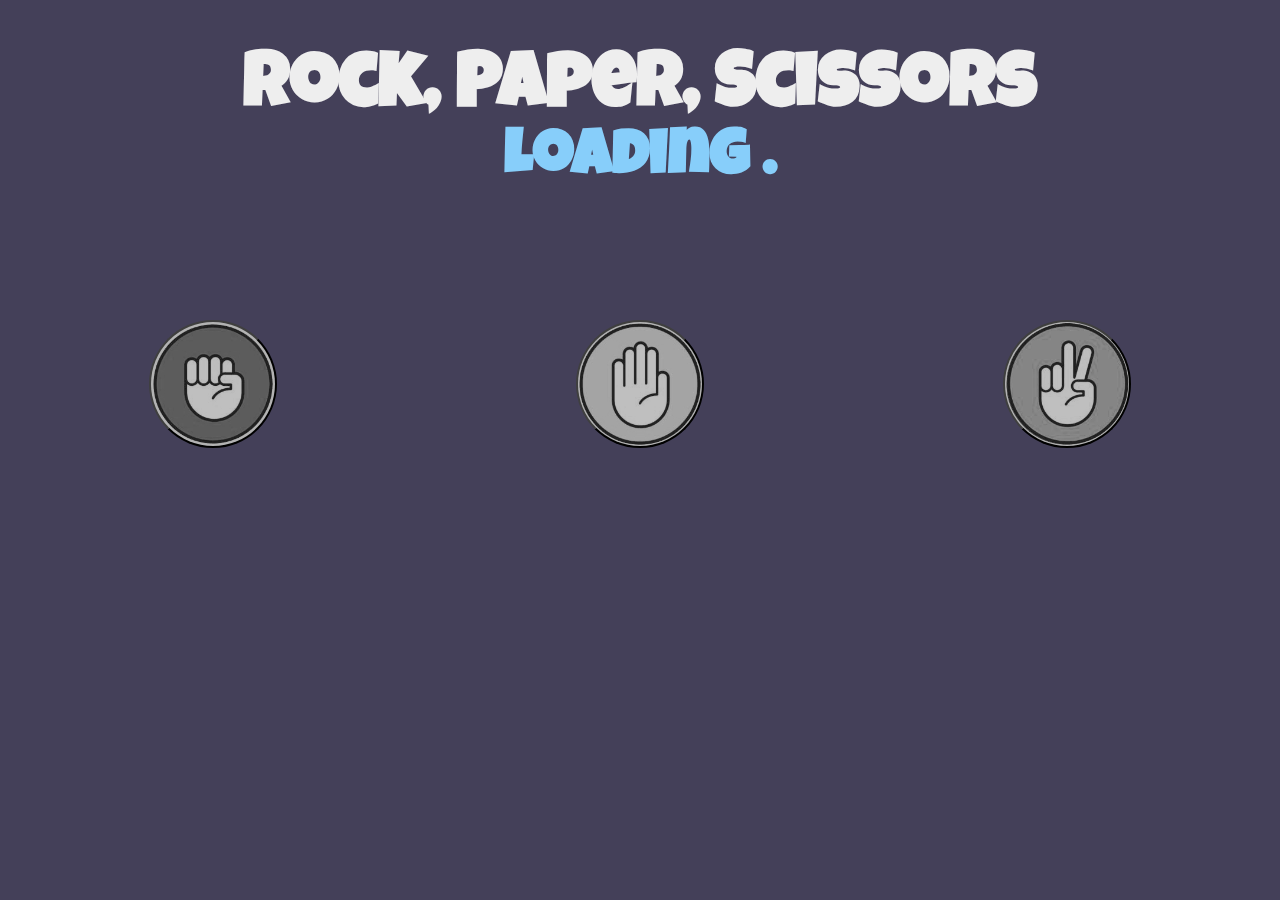
<file: index.html>
<!DOCTYPE html>
<html lang="en">
<head>
  <meta charset="UTF-8">
  <meta name="viewport" content="width=device-width, initial-scale=1.0">
  <meta http-equiv="X-UA-Compatible" content="ie=edge">
  <title>Rock, Paper, Scissors</title>
  <link href="https://fonts.googleapis.com/css?family=Luckiest+Guy&display=swap" rel="stylesheet"> 
  <link rel="stylesheet" href="styles.css">
</head>
<body>
  <h1>Rock, Paper, Scissors</h1>
  <h2 id="communicate">Loading .</h2>

  <div id="gamefield" class="hidden ">
    <div id="player1" class="player shake"></div>
    <div id="player2" class="player shake"></div>
    <div id="texts">
      <div id="lose" class="hidden"><h1>
        You lose
      </h1></div>
      <div id="win" class="hidden"><h1>
        You win
      </h1></div>
      <div id="draw" class="hidden"><h1>
        It's a draw
      </h1></div>
    </div>
  </div>

  <div id="buttons" class="disabled">
    <button class="rock"></button>
    <button class="paper"></button>
    <button class="scissors"></button>
  </div>
  <script src="script.js"></script>
</body>
</html>
</file>
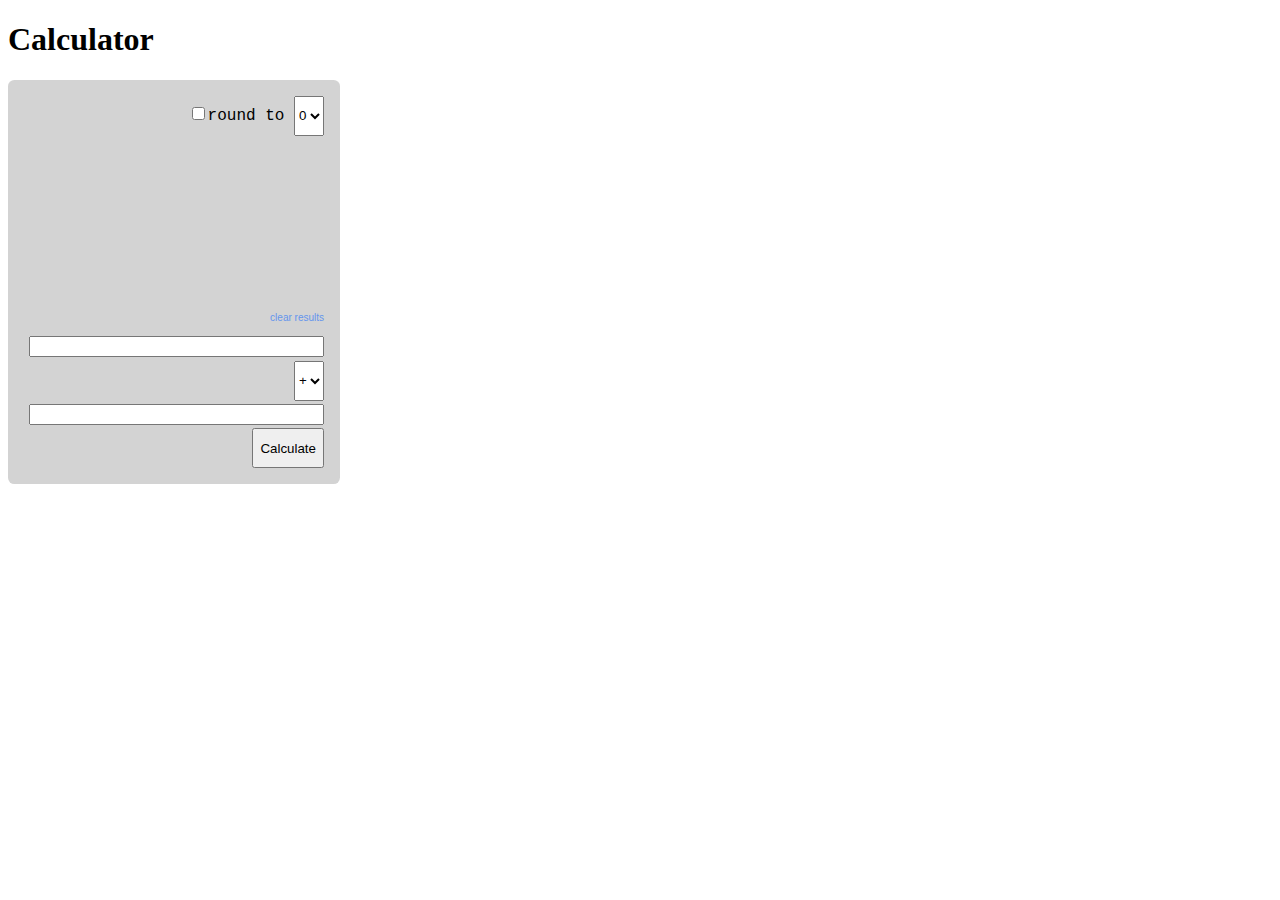
<file: calculator_files/index.html>
<!DOCTYPE html>
<html lang="en">
  <head>
    <meta charset="UTF-8" />
    <meta name="viewport" content="width=device-width, initial-scale=1.0" />
    <link rel="stylesheet" href="style.css" />
    <title>World's Worst Calculator</title>
  </head>
  <body>
    <h1>Calculator</h1>

    <div id="interface">
      <div id="rounding">
        <label><input type="checkbox" id="decimalss" />round to</label>
        <select id="decimals">
          <option value="0">0</option>
          <option value="1">1</option>
          <option value="2">2</option>
          <option value="3">3</option>
          <option value="4">4</option>
          <option value="5">5</option>
          <option value="6">6</option>
          <option value="7">7</option>
          <option value="8">8</option>
        </select>
      </div>
      <ul id="results">
        <!-- <li>0</li>
        <li>0</li>
        <li>0</li>
        <li>0</li> -->
      </ul>
      <p id="clear">clear results</p>

      <input type="text" name="firstnumber" id="firstnumber" />
      <select name="operator" id="operator">
        <option value="add">+</option>
        <option value="sub">-</option>
        <option value="mul">*</option>
        <option value="div">/</option>
      </select>
      <input type="text" name="secondnumber" id="secondnumber" />
      <button id="calculate">Calculate</button>
    </div>

    <script src="script.js"></script>
  </body>
</html>
</file>
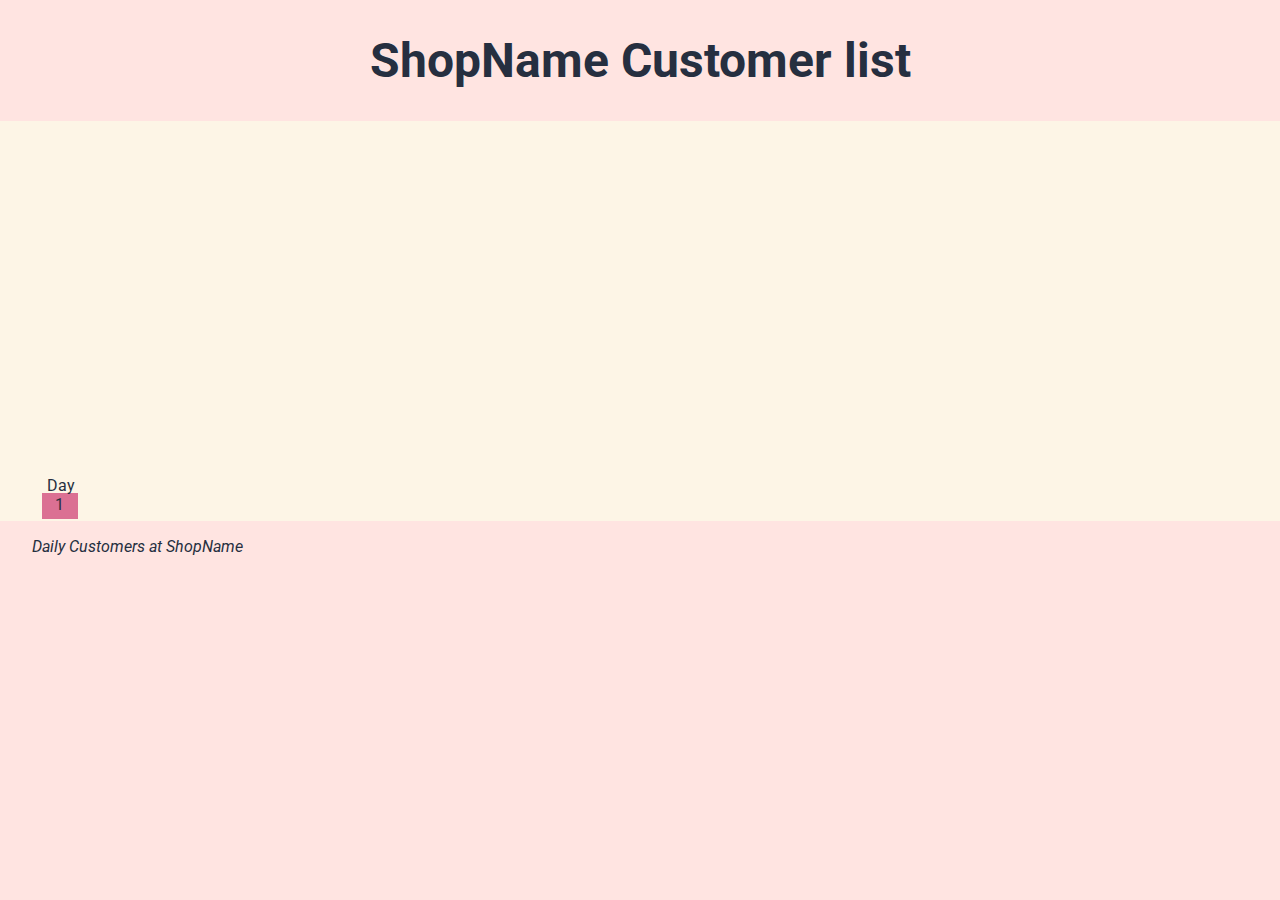
<file: ChartBar/index.html>
<!DOCTYPE html>
<html lang="en">
<head>
    <meta charset="UTF-8">
    <meta http-equiv="X-UA-Compatible" content="IE=edge">
    <meta name="viewport" content="width=device-width, initial-scale=1.0">
    <link href="style.css" rel="stylesheet">
    <title>Chart Bar</title>
    <link rel="preconnect" href="https://fonts.gstatic.com"> 
    <link href="https://fonts.googleapis.com/css2?family=Roboto:ital,wght@0,700;1,100&display=swap" rel="stylesheet">
</head>
<body>
    <main>
        <h1>ShopName Customer list</h1>
        <ul id="listOfDays">
        </ul>
        <em>Daily Customers at ShopName</em>
    </main>
    <script src="script.js"></script>
</body>
</html>
</file>
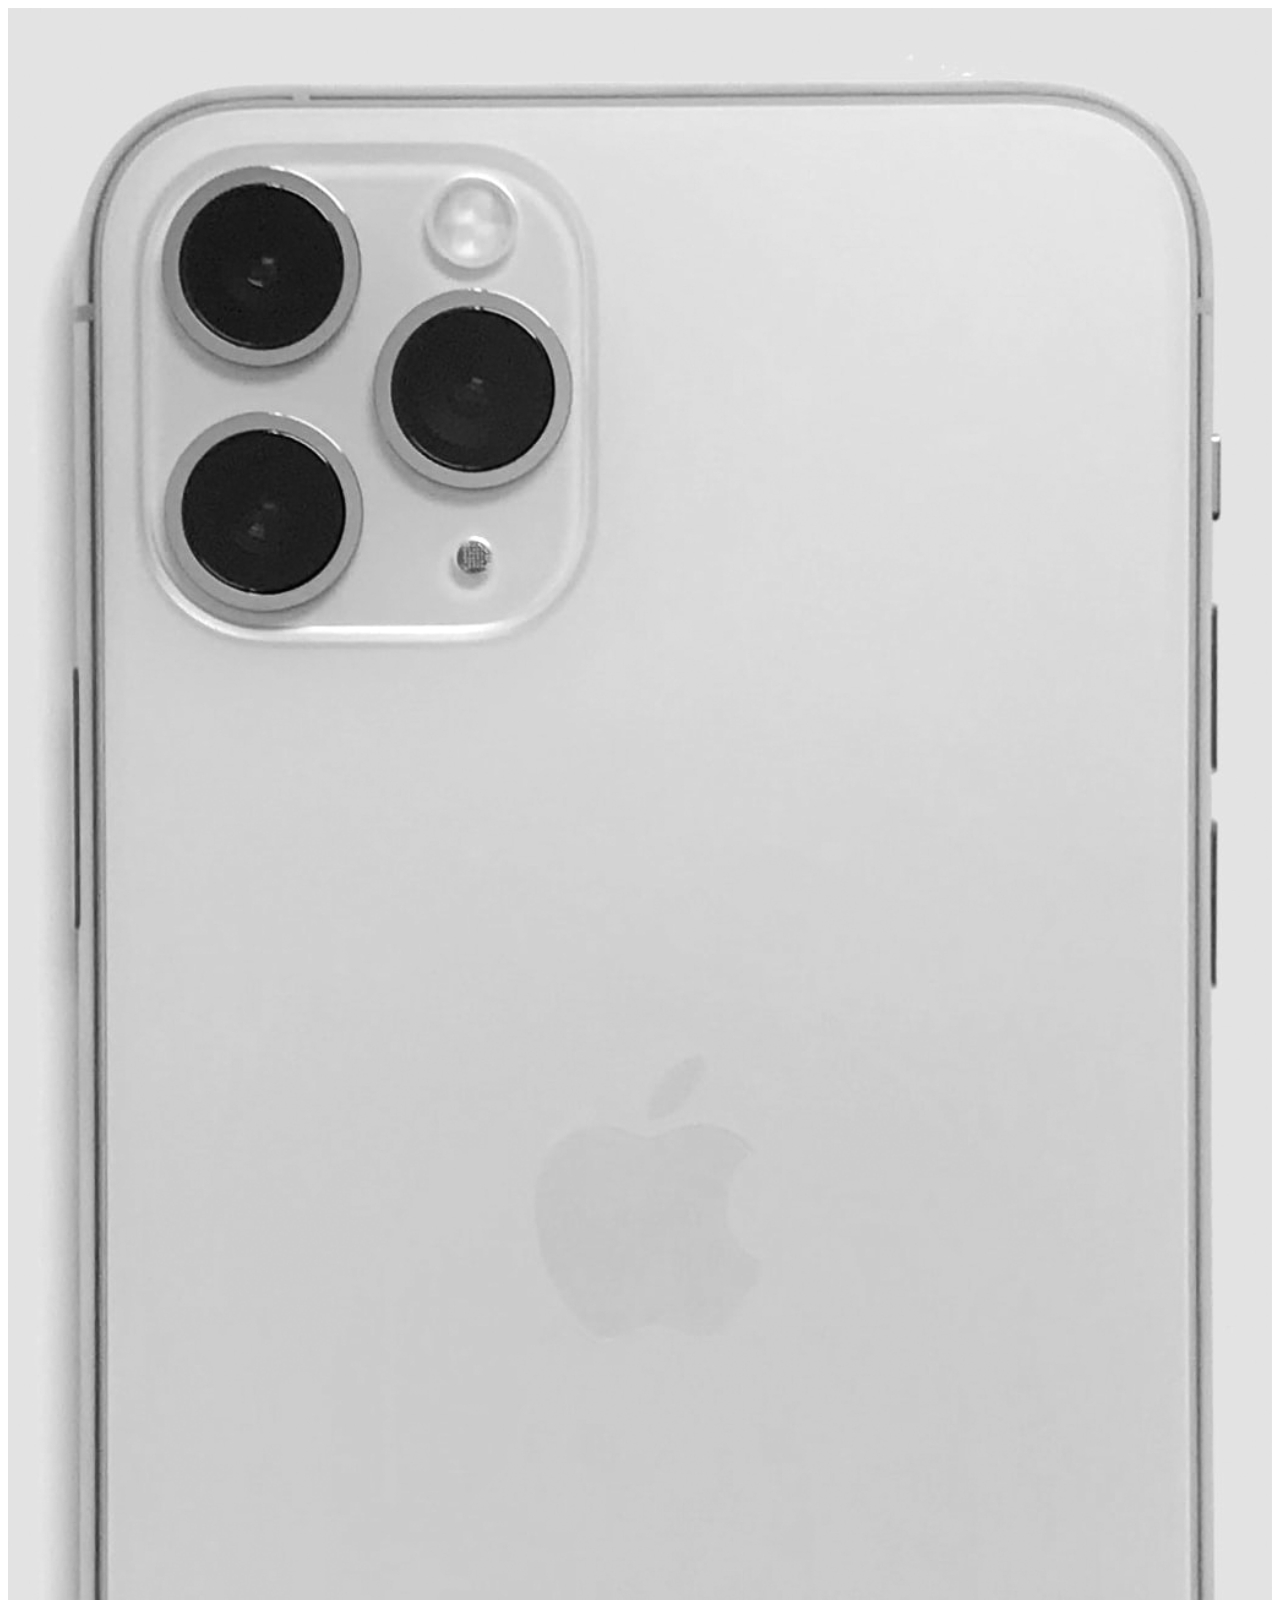
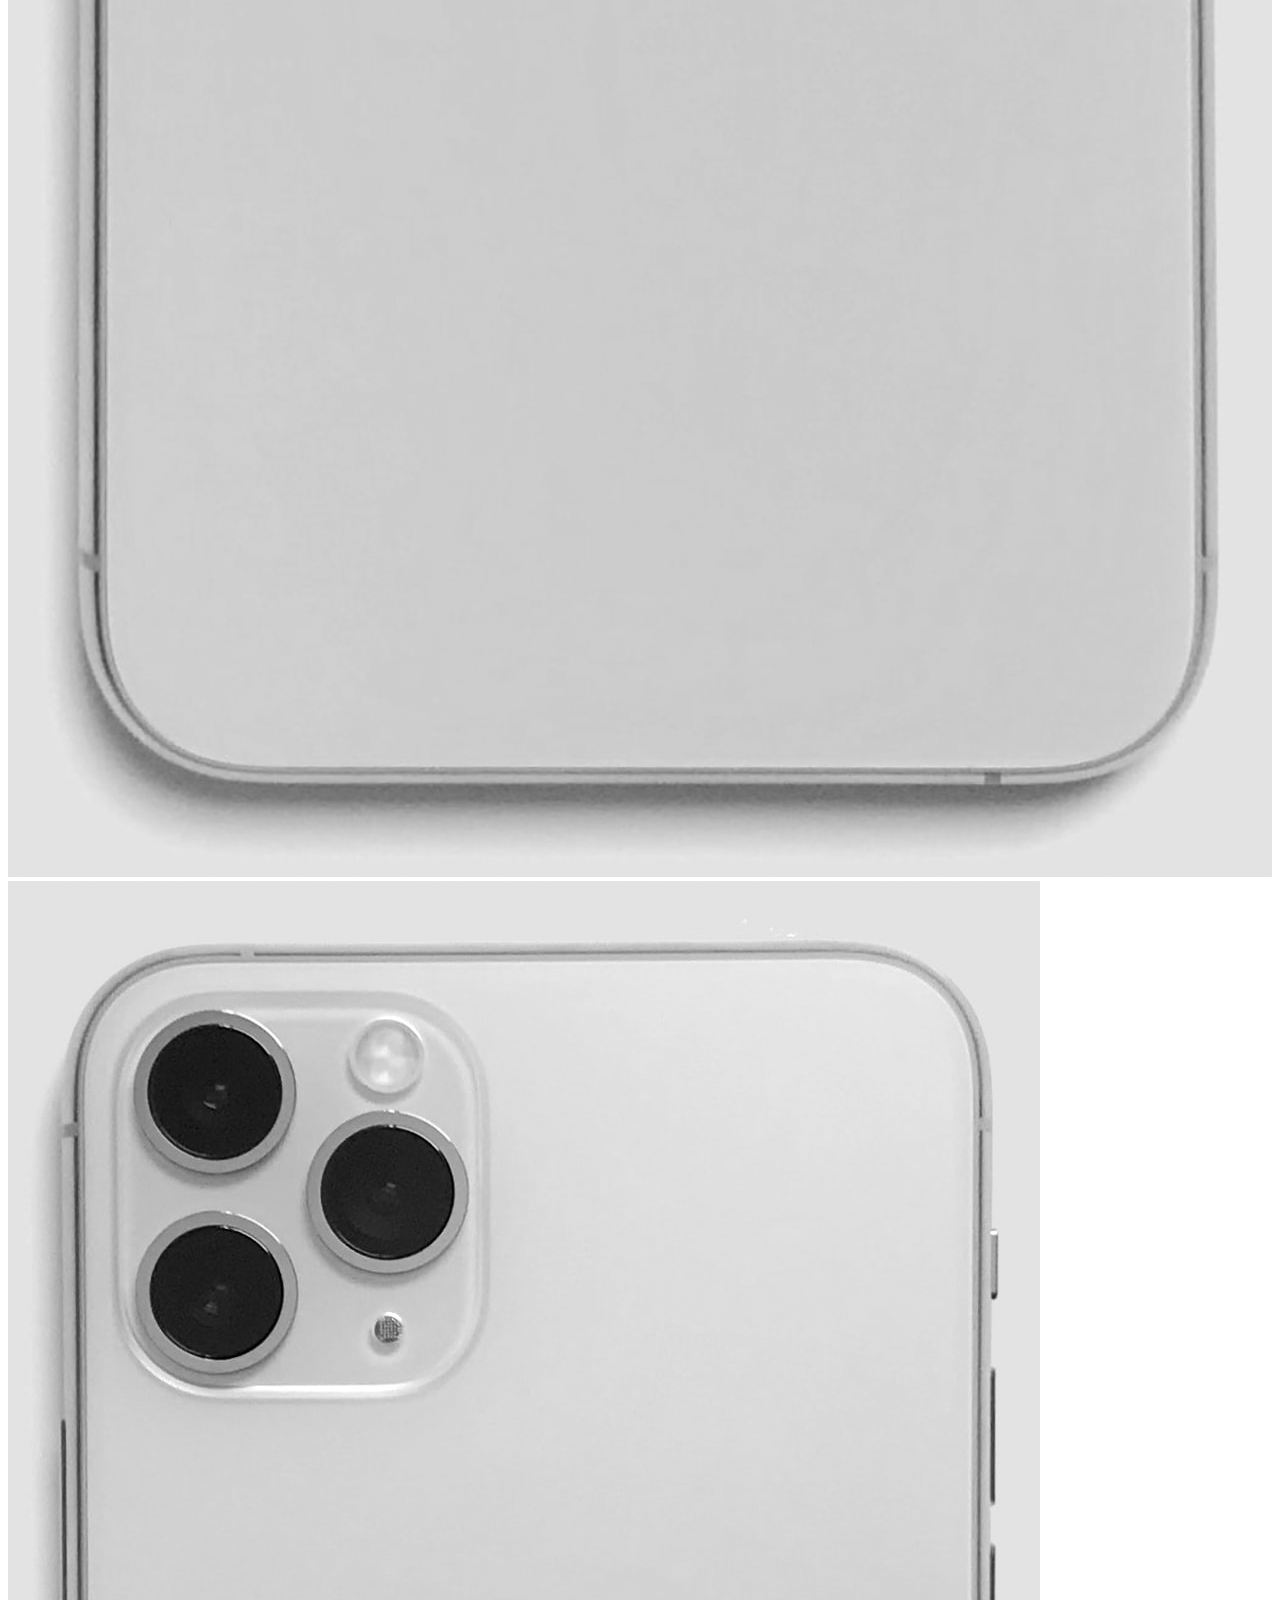
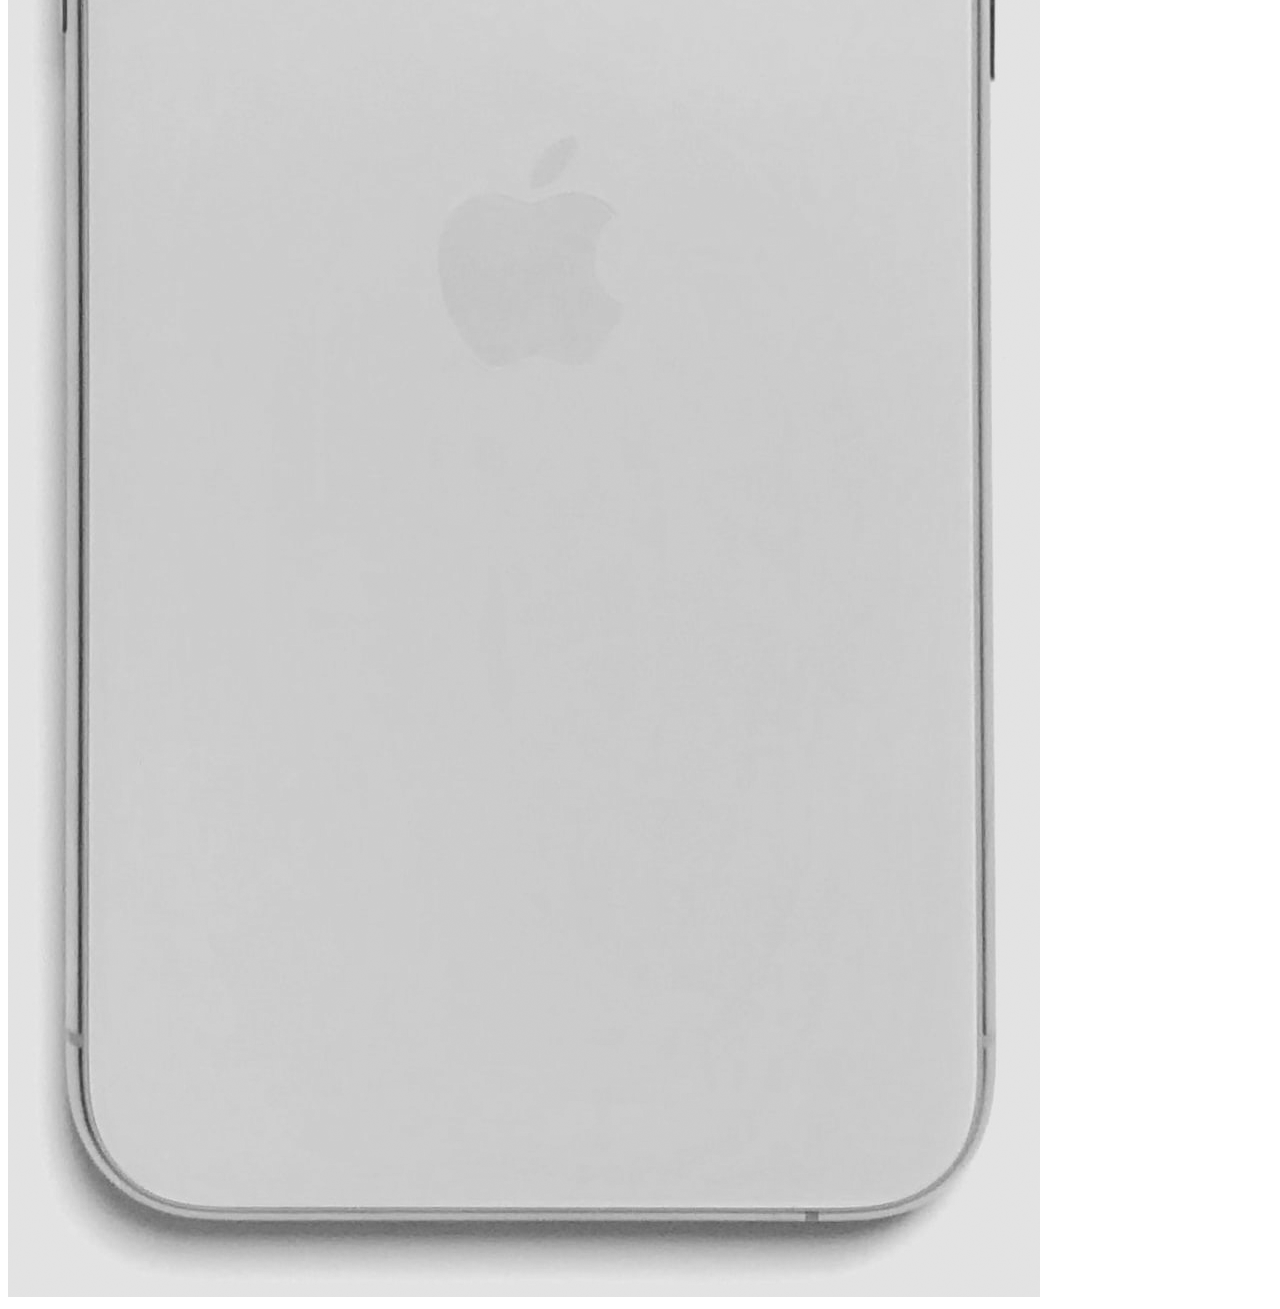
<file: Configurator/index.html>
<!DOCTYPE html>
<html lang="en">

<head>
    <meta charset="UTF-8">
    <meta http-equiv="X-UA-Compatible" content="IE=edge">
    <meta name="viewport" content="width=device-width, initial-scale=1.0">
    <link href="style.css" rel="stylesheet">
    <title>Iphone Configurator</title>
</head>

<body>
    <section id="phone">
        <div id="phone-container">
            <!-- <svg id="phone-overlay"
            class="Shadow_Image"
            data-name="Layer 1"
            xmlns="phone.svg"></svg>
         -->
            <svg xmlns="http://www.w3.org/2000/svg" xmlns:xlink="http://www.w3.org/1999/xlink" viewBox="0 0 1032 2016">
                <g class="g_shadow" data-name="Shadow Image">
                    <image id="Shadow_Image-2" class="Shadow_Image" data-name="Shadow Image" width="1032" height="2016"
                        xlink:href="vinoth-ragunathan-rHlLKvabrKc-unsplash1.png" />
                </g>
            </svg>
            <img src="vinoth-ragunathan-rHlLKvabrKc-unsplash1.png">

        </div>
    </section>
    <script src="script.js"></script>
</body>

</html>
</file>
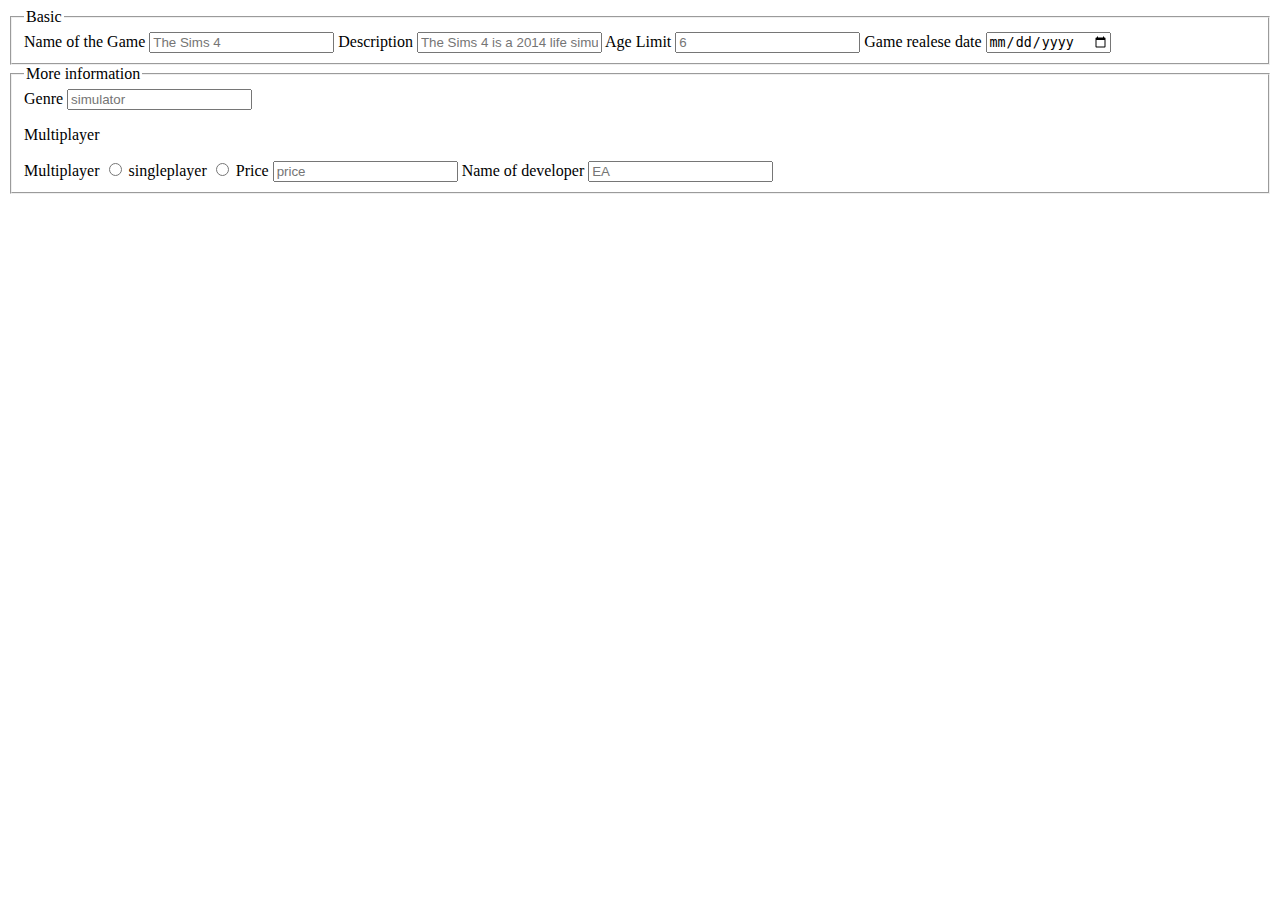
<file: get/index.html>
<!DOCTYPE html>
<html lang="en">
<head>
    <meta charset="UTF-8">
    <meta http-equiv="X-UA-Compatible" content="IE=edge">
    <meta name="viewport" content="width=device-width, initial-scale=1.0">
    <title>Document</title>
</head>
<body>
    <form>
        <fieldset>
            <legend>Basic</legend>
            <label for="title">Name of the Game</label>
            <input type="text" id="title" name="title" placeholder="The Sims 4" required>
            <label for="title">Description</label>
            <input type="text" id="description" name="description" maxlength="300" placeholder="The Sims 4 is a 2014 life simulation video game developed by the Redwood Shores studio of Maxis and published by Electronic Arts. It is the fourth major title in The Sims series and was originally announced on May 6, 2013. It was released in North America on September 2, 2014, for Microsoft Windows" required>
            <label for="age-limit">Age Limit</label>
            <input type="number" id="age-limit" name="age-limit" placeholder="6">
            <label for="realese-date">Game realese date</label>
            <input type="date" id="realese-date" name="realese-date" required>
        </fieldset> 
        <fieldset>
            <legend>More information</legend>
            <label for="genre">Genre</label>
            <input type="text" id="genre" name="genre" placeholder="simulator">
            <div>
                <p>Multiplayer</p>
            <label for="multiplayer">Multiplayer</label>
            <input type="radio" id="multiplayer-mode" name="multiplayer" value="multiplayer">
            <label for="singleplayer">singleplayer</label>
            <input type="radio" id="singleplayer-mode" name="singleplayer" value="singleplayer">
            <label for="price">Price</label>
            <input type="number" id="price" name="price" placeholder="price">
            <label for="developer">Name of developer</label>
            <input type="text" id="developer" name="developer" placeholder="EA" >
        </div>
        </fieldset>
        
    </form>
</body>
</html>
</file>
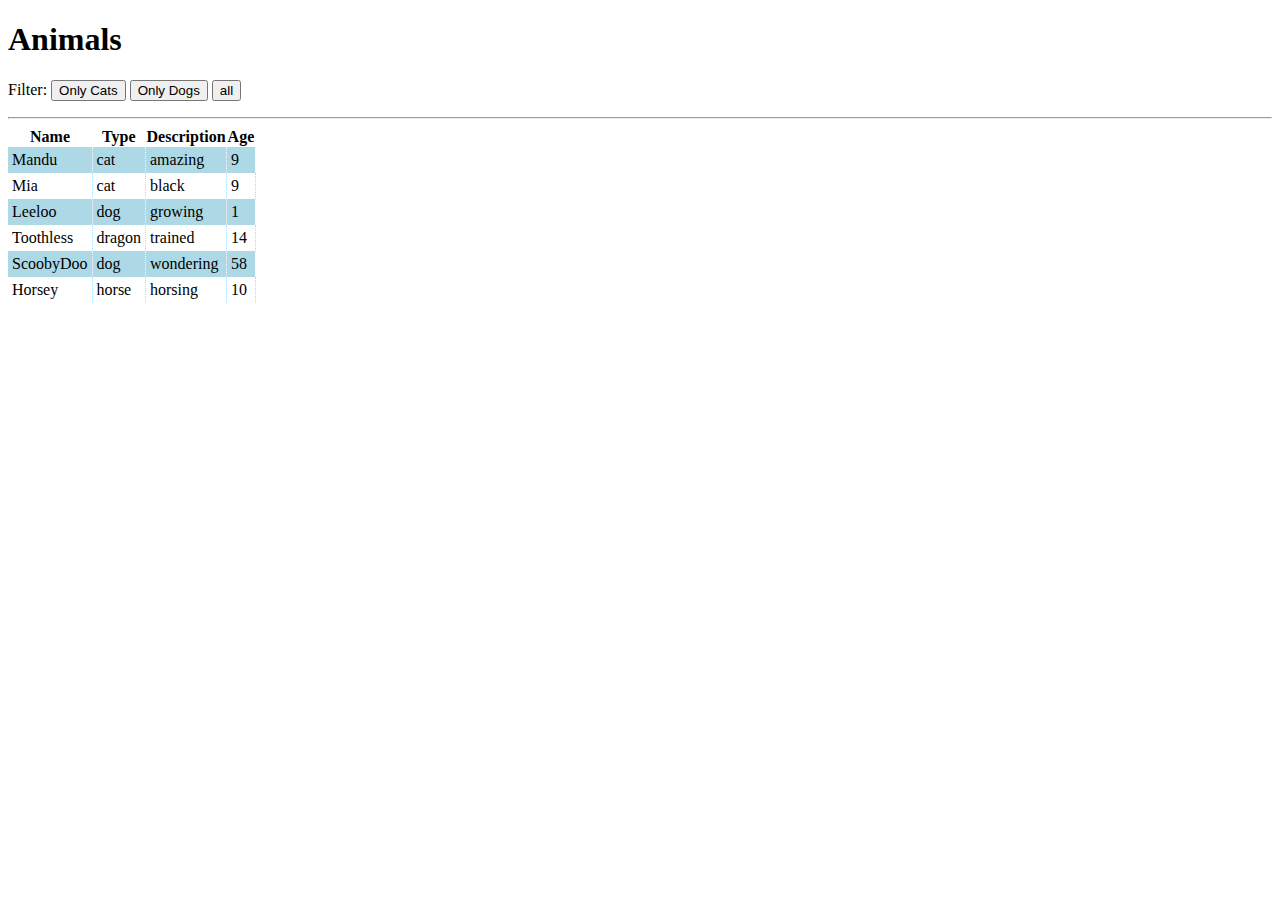
<file: animalbase/animalbase.html>
<!DOCTYPE html>
<html lang="en">
  <head>
    <meta charset="UTF-8" />
    <meta name="viewport" content="width=device-width, initial-scale=1.0" />
    <meta http-equiv="X-UA-Compatible" content="ie=edge" />
    <title>Animalbase</title>
    <link rel="stylesheet" href="animalbase.css">
  </head>
  <body>
    <h1>Animals</h1>
    <p>
      Filter:
      <button id="Cats" class="filter" data-action="filter" data-filter="cat">Only Cats</button>
      <button id="Dogs" class="filter" data-action="filter" data-filter="dog">Only Dogs</button>
      <button id="All" class="filter" data-action="filter" data-filter="*">all</button>
    </p>

    <hr>

    <table id="list">
      <thead>
        <tr id="sorting">
          <th data-action="sort" data-sort-direction="asc" data-sort="name">Name</th>
          <th data-action="sort" data-sort-direction="asc" data-sort="type">Type</th>
          <th data-action="sort" data-sort-direction="asc" data-sort="desc">Description</th>
          <th data-action="sort" data-sort-direction="asc" data-sort="age">Age</th>
        </tr>
      </thead>
      <tbody>
        <!-- animal template will be copied and inserted here -->
      </tbody>
    </table>

    <template id="animal">
      <tr>
        <td data-field="name">NAME</td>
        <td data-field="type">TYPE</td>
        <td data-field="desc">DESCRIPTION</td>
        <td data-field="age">AGE</td>
      </tr>
    </template>

    
    <script src="animalbase.js"></script>
  </body>
</html>
</file>
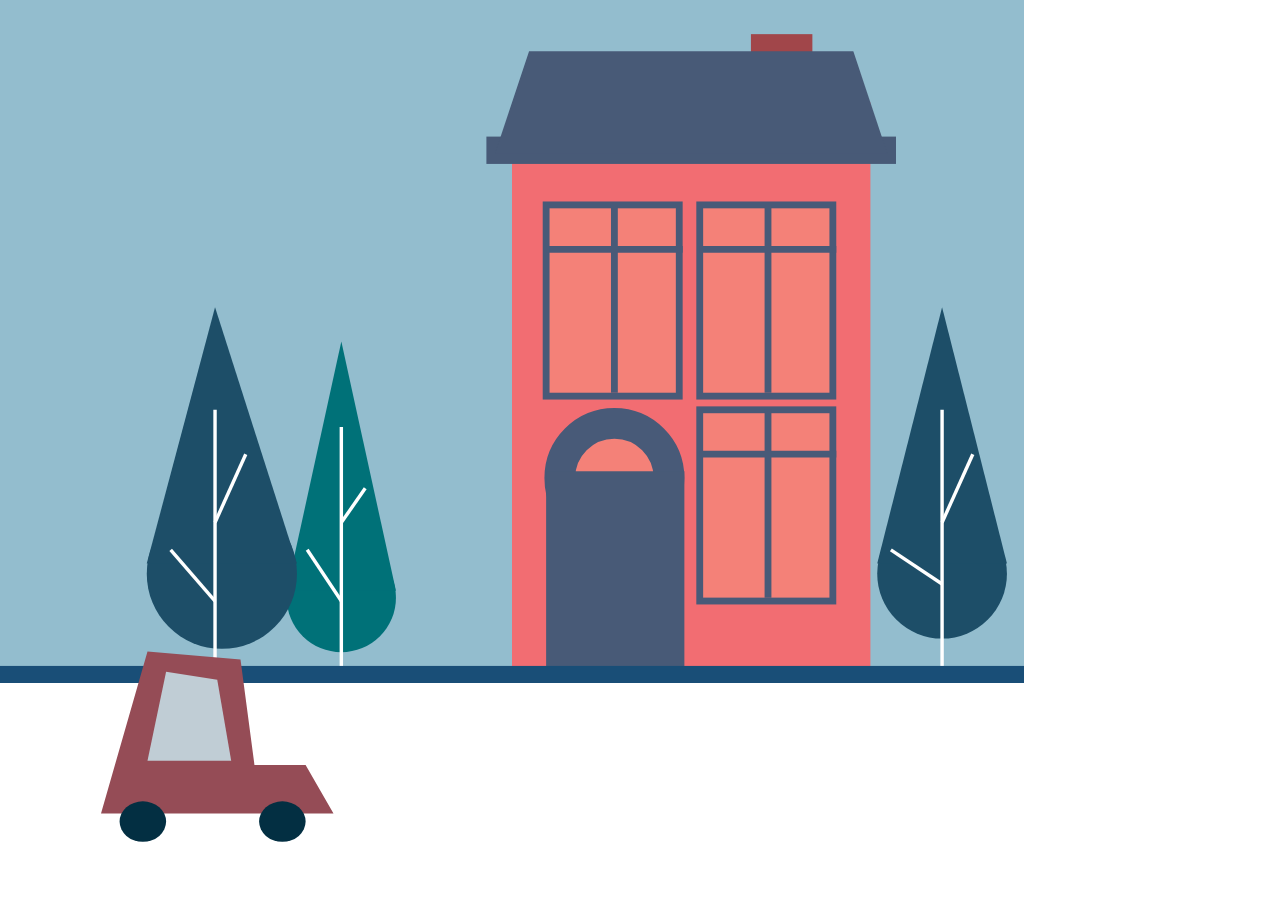
<file: Svg-exercises/homework.html>
<!DOCTYPE html>
<html lang="en">
<head>
    <meta charset="UTF-8">
    <meta http-equiv="X-UA-Compatible" content="IE=edge">
    <meta name="viewport" content="width=device-width, initial-scale=1.0">
    <title>SVG homework</title>
    <link href="style.css" rel="stylesheet">
</head>
<body>
    <section>
        
    </section>
</body>
</html>
</file>
<file: styles.css>
body {
  margin: 0;
  background-color: #444059;
  font-family: 'Luckiest Guy', cursive;
  color: #eee;
}

h1 {
  text-align: center;
  font-size: 6vw;
  margin-bottom: 0;
}
h2{
  text-align: center;
  font-size: 5vw;
  margin: 0;
  color: lightskyblue;
}

#gamefield {
  position: relative;
  overflow: hidden;
  display: flex;
  justify-content: space-between;
}

#player1 {
  --rot: 1;
}

#player2 {
  --rot: -1;
}

.player {
  transform: scale(var(--rot),1);
  width: 40vw;
  height: 40vw;
  background-size: 100%;
  background-image: url(hand_rock.png);
}

.player.rock {
  background-image: url(hand_rock.png);
}

.player.paper {
  background-image: url(hand_paper.png);
}

.player.scissors {
  background-image: url(hand_scissors.png);
}

.player.shake {
  background-image: url(hand_rock.png);
  transform-origin: left center;
  animation: shake 1.8s ease-in 1 forwards;
}

@keyframes shake {
  0% {
    transform: scale(var(--rot),1) translateX(calc((var(--rot) - 1) * 50%)) rotate(0deg);
  }
  16% {
    transform: scale(var(--rot),1) translateX(calc((var(--rot) - 1) * 50%)) rotate(-40deg);
  }
  24% {
    transform: scale(var(--rot),1) translateX(calc((var(--rot) - 1) * 50%)) rotate(5deg);
  }
  32% {
    transform: scale(var(--rot),1) translateX(calc((var(--rot) - 1) * 50%)) rotate(0deg);
  }
  48% {
    transform: scale(var(--rot),1) translateX(calc((var(--rot) - 1) * 50%)) rotate(-40deg);
  }
  56% {
    transform: scale(var(--rot),1) translateX(calc((var(--rot) - 1) * 50%)) rotate(5deg);
  }
  64% {
    transform: scale(var(--rot),1) translateX(calc((var(--rot) - 1) * 50%)) rotate(0deg);
  }
  80% {
    transform: scale(var(--rot),1) translateX(calc((var(--rot) - 1) * 50%)) rotate(-40deg);
  }
  96% {
    transform: scale(var(--rot),1) translateX(calc((var(--rot) - 1) * 50%)) rotate(5deg);
  }
  100% {
    transform: scale(var(--rot),1) translateX(calc((var(--rot) - 1) * 50%)) rotate(0deg);
  }
}

#texts {
  position: absolute;
  width: 100%;
  margin-top: 10vw;
  pointer-events: none;
}

#texts h1 {
  color: #ffde53;
  text-shadow: 4px 4px 1px red, -4px -4px 1px red, 4px -4px 1px red, -4px 4px 1px red;
}

#buttons.hidden , #gamefield.hidden , .hidden {
  display: none;
}

#buttons {
  display: flex;
  justify-content: space-around;
  max-width: 100%;
  margin-top: 10%;
}

#buttons.disabled button {
  filter: grayscale(100%) brightness(.75);
}

#buttons button {
  background-size: 100%;
  border-radius: 10vw;
  width: 10vw;
  height: 10vw;
  transition: filter .8s;
}

button.rock {
  background-image: url(button_rock.png);
}

button.paper {
  background-image: url(button_paper.png);
}

button.scissors {
  background-image: url(button_scissors.png);
}
</file>
<file: calculator_files/style.css>
#interface {
  background-color: lightgray;
  border-radius: .4em;
  width: 300px;
  font-family: 'Courier New', Courier, monospace;
  padding: 1em;
  display: flex;
  flex-direction: column;
  align-items: flex-end;
  gap: .2em;
}

#results {
  list-style: none;
  padding: 0;
  text-align: right;
  height: 8em;
  max-height: 8em;
  overflow-y: scroll;
}

#clear {
  font-family: Arial, Helvetica, sans-serif;
  font-size: 10px;
  color: cornflowerblue;
}

#clear:hover {
  cursor: pointer;
  text-decoration: underline;
}

input[type=text] {
  width: calc(100% - 1em);
  text-align: right;
}

select,button {
  height: 3em;
}
</file>
<file: ChartBar/style.css>
*{
    font-family: 'Roboto', sans-serif;
    color: #262F40;
    font-size: 16px;
}
body{
    background-color: mistyrose;
    margin: 0;
}
h1{
    text-align: center;
    font-size: 3rem;
}
ul{
    list-style-type: none;
    display: flex;
    align-items: flex-end;
    overflow-x:unset;
    width: 100%;
    height: 25rem;
    margin-top: 2rem;
    background-color: oldlace;
    justify-content: flex-start;
}
ul> li{
    width: 2vw;
    height: 20rem;
    background-color: palevioletred;
    margin: 2px;
    padding: 5px;
    display: flex;
    flex-direction: column;
    justify-content: flex-end;
    text-align: center;
}
em{
    margin-top: 0;
    padding-left: 2rem;

}
</file>
<file: Configurator/style.css>
.Shadow_Image, .g_shadow {
    fill: palevioletred;
}
</file>
<file: animalbase/animalbase.css>
[data-action] {
  cursor: pointer;
}

#sorting th.sortby {
  text-decoration: underline;
}

#list {
  border-collapse: collapse;
}

#list tbody tr td {
  padding: 4px;
  
}

#list tbody tr:nth-child(odd) td {
  background-color: lightblue;
  border-right: rgb(240, 249, 255) 1px dotted;
}

#list tbody tr:nth-child(even) td {

  border-right: rgb(171, 219, 252) 1px dotted;
}
</file>
<file: Svg-exercises/style.css>
body{
    background-image:url('homework.svg');
    background-size: 80%;
    background-repeat: no-repeat;
    width: 90vw;
    height: 80vh;
}
section{
    background-image: url('car.svg');
    background-size: 100% 100%;
    background-repeat: no-repeat;
    width: 109vw;
    height: 90vh;
    position: relative;
    bottom: -4vh;
    z-index: 7;
    animation: 'drive' 7s infinite;
}

@keyframes drive{
    from{
        left: -10vw;
    }
    to {
        left: 100vw;
    }
}
</file>
